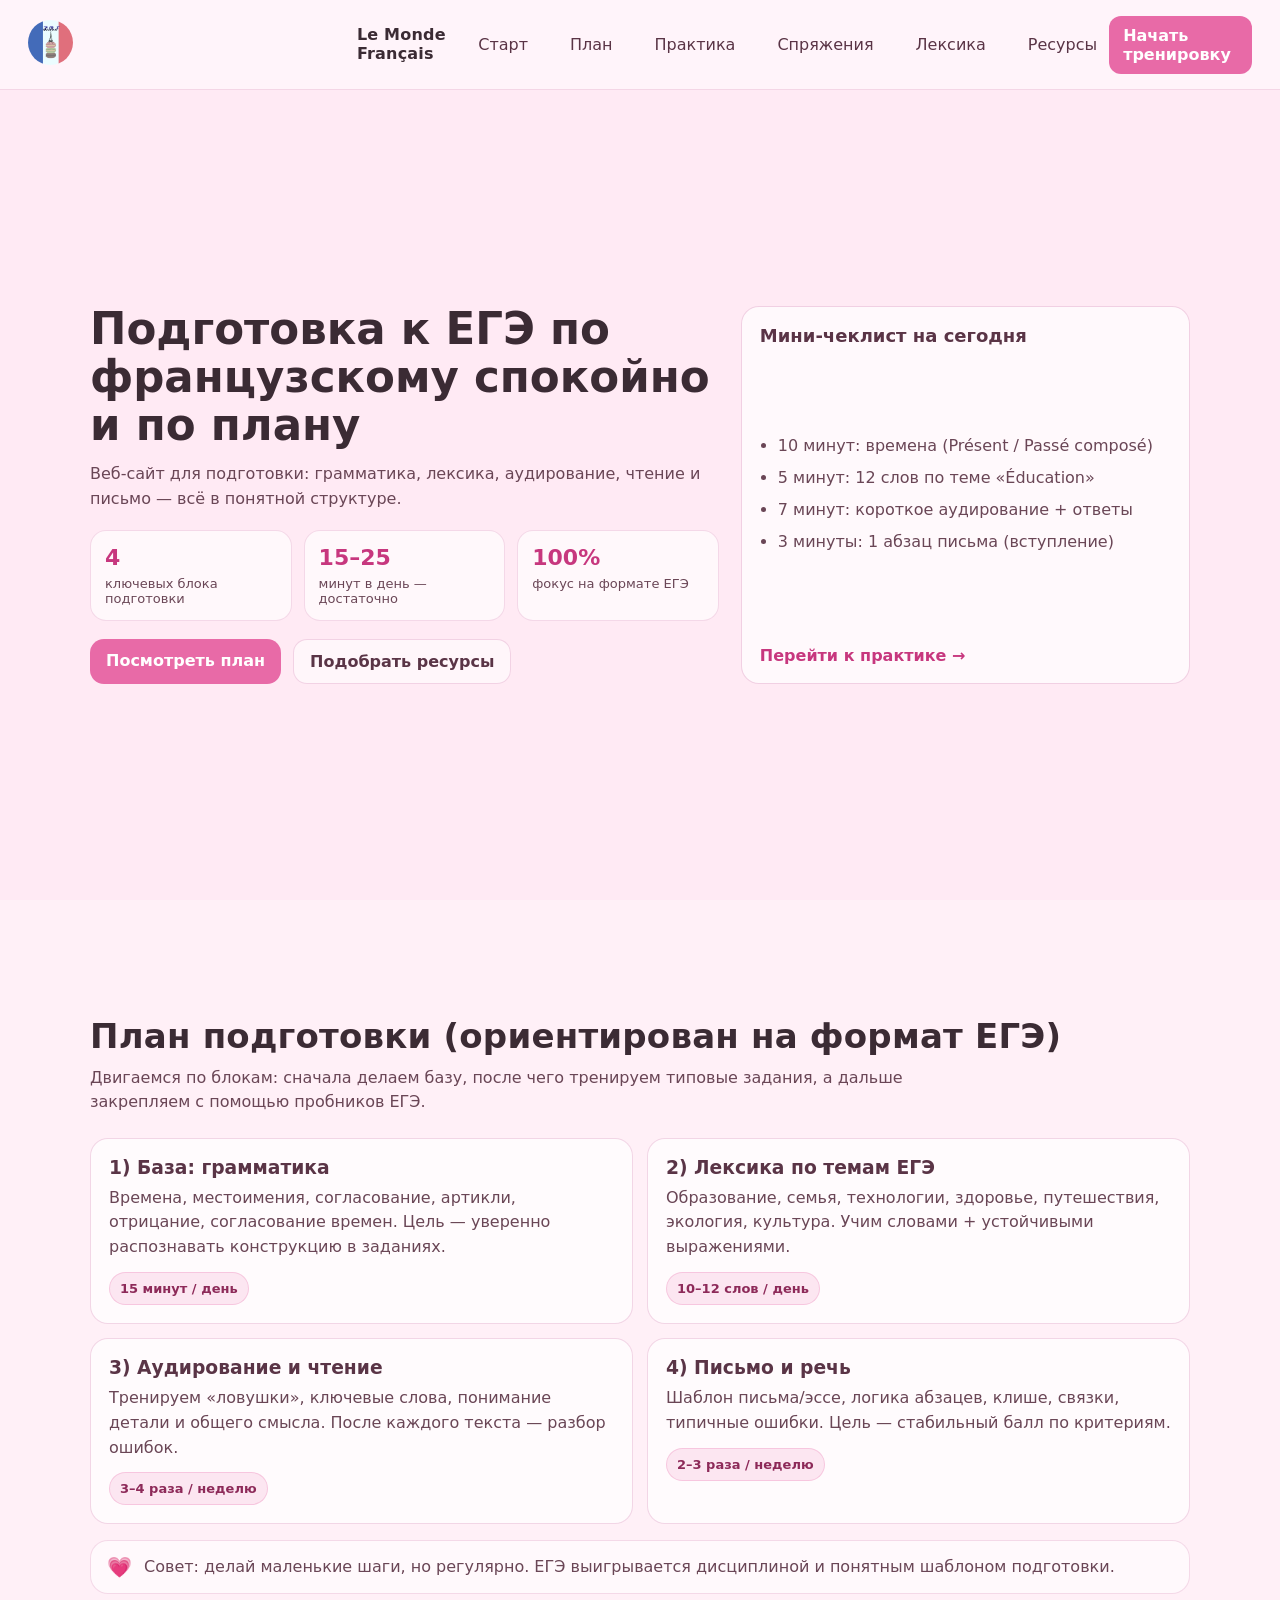
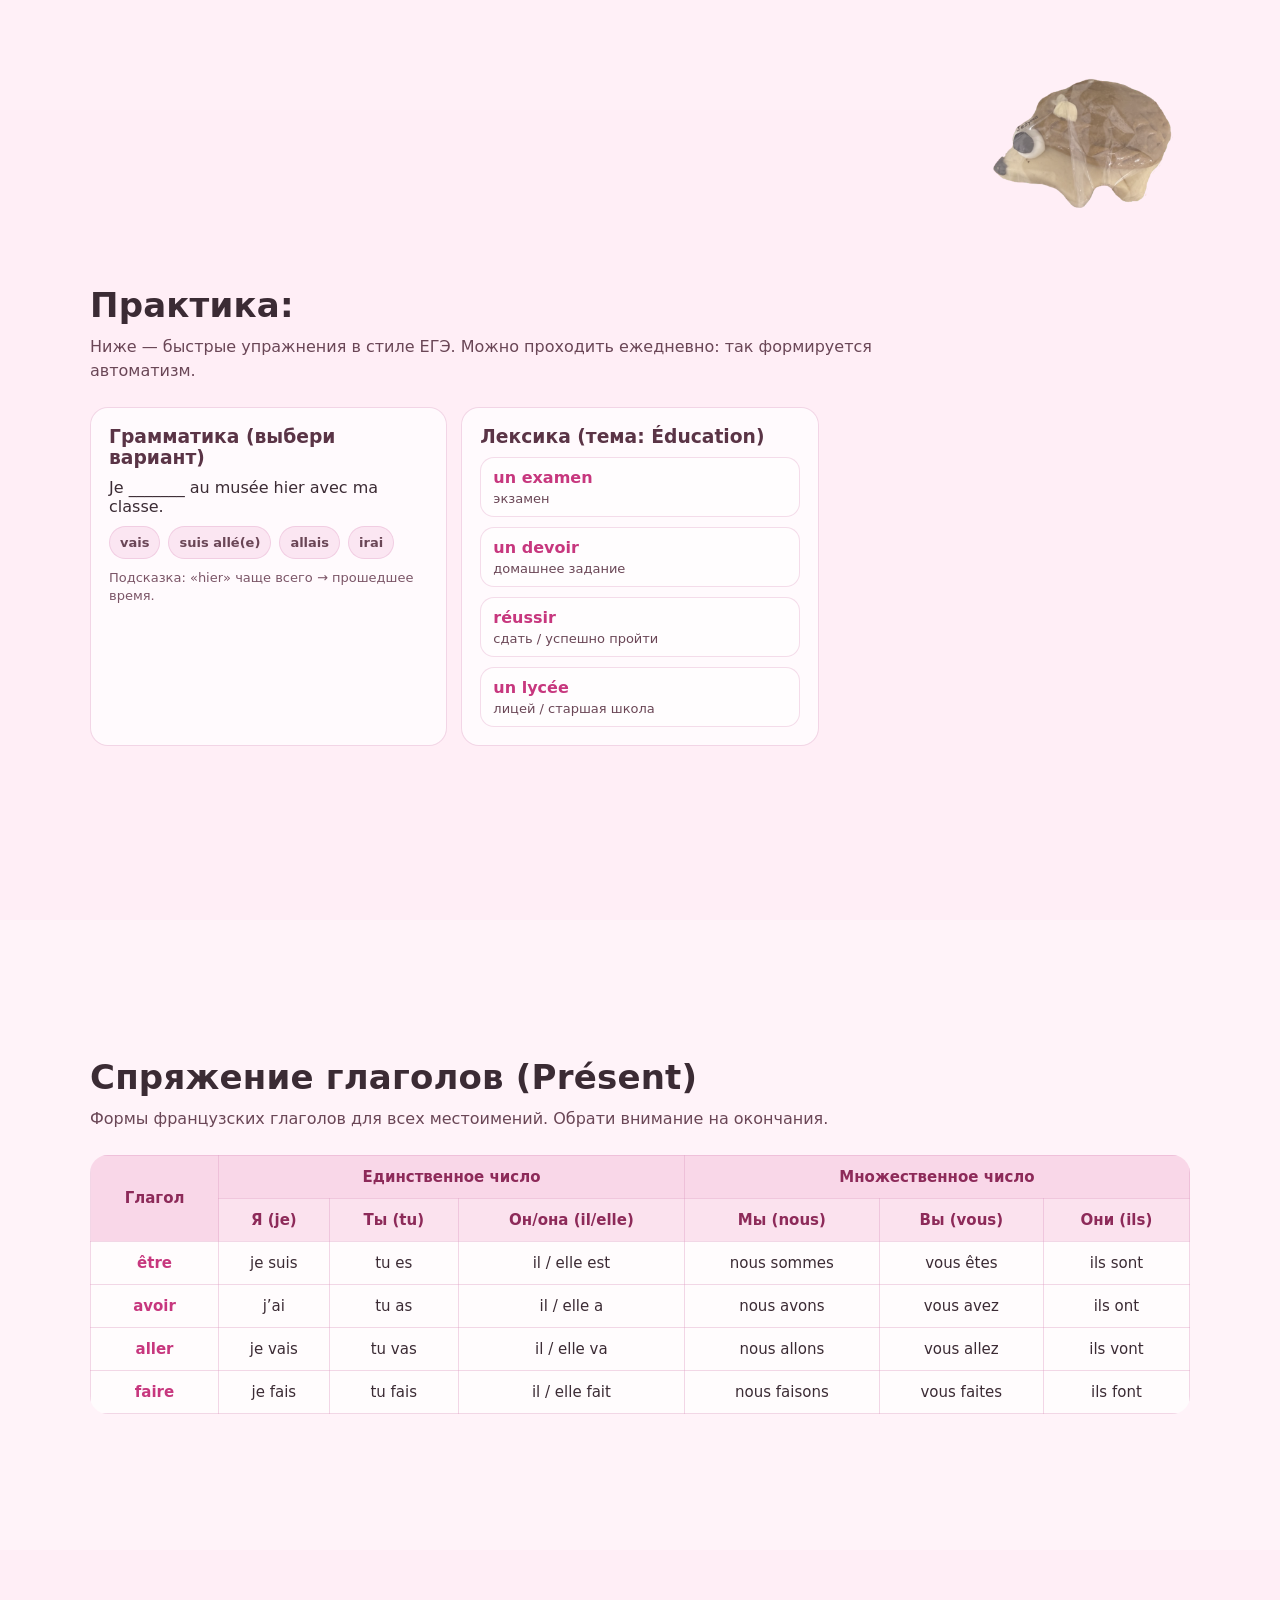
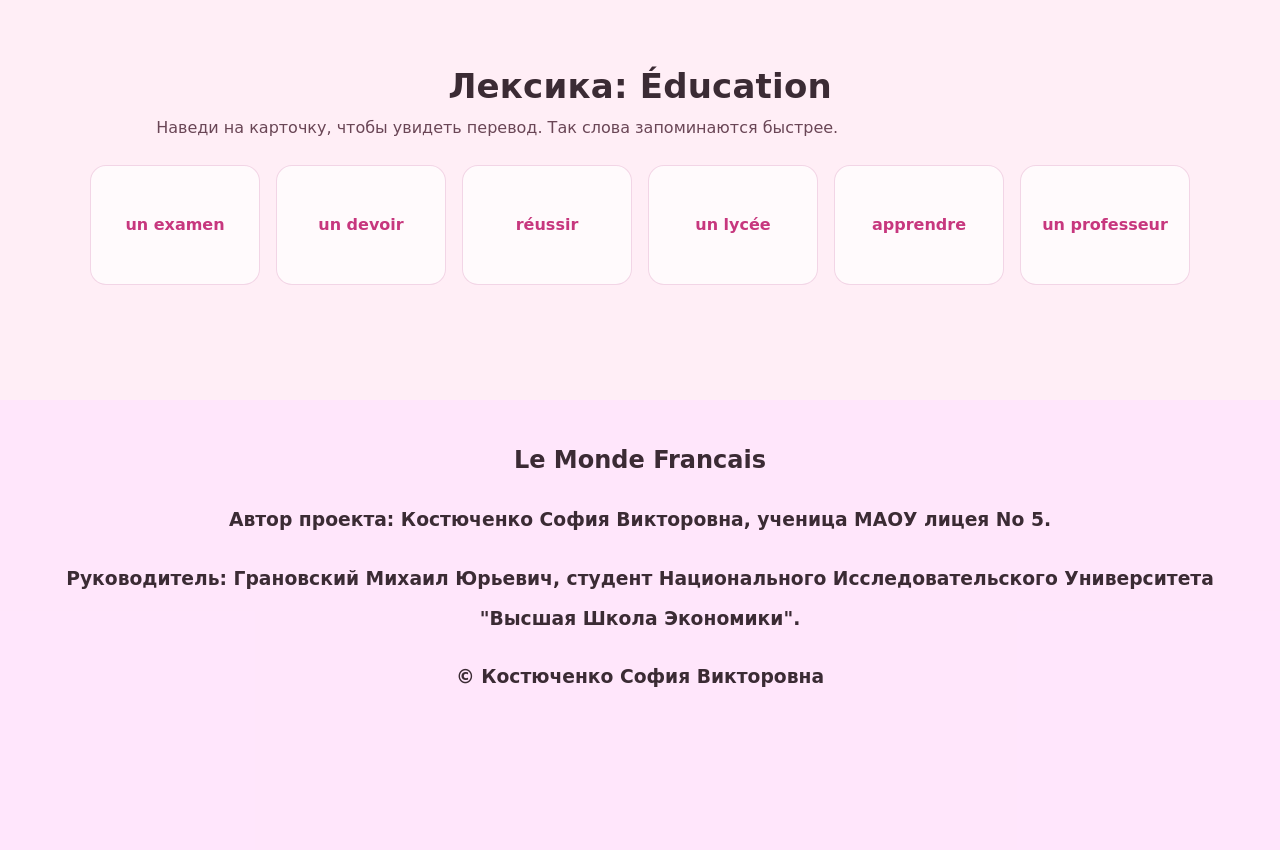
<file: index.html>
<!DOCTYPE html>
<html lang="ru">
<head>
  <meta charset="UTF-8" />
  <meta name="viewport" content="width=device-width, initial-scale=1.0" />
  <title>Le Monde Français</title>
  <link rel="shortcut icon" href="data/plg.ico" type="image/x-icon">
  <link rel="stylesheet" href="style.css" />
</head>
<body class="page">

  <header class="header" id="top">
    <nav class="nav">
      <div class="nav__brand">
        <span class="nav__logo"><img src="data/plg.png" alt=""></span>
        <span class="nav__title">Le Monde Français</span>
      </div>

      <ul class="nav__list">
        <li class="nav__item"><a class="nav__link" href="#section-1">Старт</a></li>
        <li class="nav__item"><a class="nav__link" href="#section-2">План</a></li>
        <li class="nav__item"><a class="nav__link" href="#section-3">Практика</a></li>
        <li class="nav__item"><a class="nav__link" href="#section-verbs">Спряжения</a></li>
        <li class="nav__item"><a class="nav__link" href="#section-vocab">Лексика</a></li>
        <li class="nav__item"><a class="nav__link" href="vars.html">Ресурсы</a></li>
      </ul>

      <a class="nav__cta" href="tests.html">Начать тренировку</a>
    </nav>
  </header>

  <main class="main">
    <section class="section section--hero" id="section-1">
      <div class="section__content">
        <div class="hero">
          <div class="hero__text">
            <h1 class="hero__title">Подготовка к ЕГЭ по французскому спокойно и по плану</h1>
            <p class="hero__subtitle">
              Веб-сайт для подготовки: грамматика, лексика, аудирование, чтение и письмо —
              всё в понятной структурe.
            </p>

            <div class="hero__stats">
              <div class="stat">
                <div class="stat__num">4</div>
                <div class="stat__label">ключевых блока подготовки</div>
              </div>
              <div class="stat">
                <div class="stat__num">15–25</div>
                <div class="stat__label">минут в день — достаточно</div>
              </div>
              <div class="stat">
                <div class="stat__num">100%</div>
                <div class="stat__label">фокус на формате ЕГЭ</div>
              </div>
            </div>

            <div class="hero__actions">
              <a class="btn btn--primary" href="#section-2">Посмотреть план</a>
              <a class="btn btn--ghost" href="#section-4">Подобрать ресурсы</a>
            </div>
          </div>

          <div class="hero__card">
            <h3 class="card__title">Мини-чеклист на сегодня</h3>
            <ul class="card__list">
              <li class="card__item">10 минут: времена (Présent / Passé composé)</li>
              <li class="card__item">5 минут: 12 слов по теме «Éducation»</li>
              <li class="card__item">7 минут: короткое аудирование + ответы</li>
              <li class="card__item">3 минуты: 1 абзац письма (вступление)</li>
            </ul>
            <a class="card__link" href="#section-3">Перейти к практике →</a>
          </div>
        </div>
      </div>
    </section>

    <section class="section section--plan" id="section-2">
      <img src="data/ezh.png" alt="" class="ezh">
      <div class="section__content">
        <h2 class="section__title">План подготовки (ориентирован на формат ЕГЭ)</h2>
        <p class="section__desc">
          Двигаемся по блокам: сначала делаем базу, после чего тренируем типовые задания, а дальше закрепляем с помощью пробников ЕГЭ.
        </p>

        <div class="grid">
          <article class="tile">
            <h3 class="tile__title">1) База: грамматика</h3>
            <p class="tile__text">
              Времена, местоимения, согласование, артикли, отрицание, согласование времен.
              Цель — уверенно распознавать конструкцию в заданиях.
            </p>
            <div class="tile__tag">15 минут / день</div>
          </article>

          <article class="tile">
            <h3 class="tile__title">2) Лексика по темам ЕГЭ</h3>
            <p class="tile__text">
              Образование, семья, технологии, здоровье, путешествия, экология, культура.
              Учим словами + устойчивыми выражениями.
            </p>
            <div class="tile__tag">10–12 слов / день</div>
          </article>

          <article class="tile">
            <h3 class="tile__title">3) Аудирование и чтение</h3>
            <p class="tile__text">
              Тренируем «ловушки», ключевые слова, понимание детали и общего смысла.
              После каждого текста — разбор ошибок.
            </p>
            <div class="tile__tag">3–4 раза / неделю</div>
          </article>

          <article class="tile">
            <h3 class="tile__title">4) Письмо и речь</h3>
            <p class="tile__text">
              Шаблон письма/эссе, логика абзацев, клише, связки, типичные ошибки.
              Цель — стабильный балл по критериям.
            </p>
            <div class="tile__tag">2–3 раза / неделю</div>
          </article>
        </div>

        <div class="note">
          <div class="note__icon">💗</div>
          <div class="note__text">
            Совет: делай маленькие шаги, но регулярно. ЕГЭ выигрывается дисциплиной и понятным шаблоном подготовки.
          </div>
        </div>
      </div>
    </section>

    <section class="section section--practice" id="section-3">
      <div class="section__content">
        <h2 class="section__title">Практика:</h2>
        <p class="section__desc">
          Ниже — быстрые упражнения в стиле ЕГЭ. Можно проходить ежедневно: так формируется автоматизм.
        </p>

        <div class="practice">
          <div class="practice__block">
            <h3 class="practice__title">Грамматика (выбери вариант)</h3>
            <div class="qa">
              <p class="qa__q">
                Je _______ au musée hier avec ma classe.
              </p>
              <div class="qa__options">
                <span class="pill">vais</span>
                <span class="pill">suis allé(e)</span>
                <span class="pill">allais</span>
                <span class="pill">irai</span>
              </div>
              <p class="qa__tip">Подсказка: «hier» чаще всего → прошедшее время.</p>
            </div>
          </div>

          <div class="practice__block">
            <h3 class="practice__title">Лексика (тема: Éducation)</h3>
            <div class="words">
              <div class="word">
                <div class="word__fr">un examen</div>
                <div class="word__ru">экзамен</div>
              </div>
              <div class="word">
                <div class="word__fr">un devoir</div>
                <div class="word__ru">домашнее задание</div>
              </div>
              <div class="word">
                <div class="word__fr">réussir</div>
                <div class="word__ru">сдать / успешно пройти</div>
              </div>
              <div class="word">
                <div class="word__fr">un lycée</div>
                <div class="word__ru">лицей / старшая школа</div>
              </div>
            </div>
          </div>

        
    </section>

<section class="section section--verbs" id="section-verbs">
  <div class="section__content">
    
    <h2 class="section__title">Спряжение глаголов (Présent)</h2>
    <p class="section__desc">
      Формы французских глаголов для всех местоимений. Обрати внимание на окончания.
    </p>

    <div class="verbs-table-wrapper">
      <table class="verb-table">
        <tr>
          <th rowspan="2">Глагол</th>
          <th colspan="3">Единственное число</th>
          <th colspan="3">Множественное число</th>
        </tr>
        <tr>
          <th>Я (je)</th>
          <th>Ты (tu)</th>
          <th>Он/она (il/elle)</th>
          <th>Мы (nous)</th>
          <th>Вы (vous)</th>
          <th>Они (ils)</th>
        </tr>
        <tr>
          <td>être</td>
          <td>je suis</td>
          <td>tu es</td>
          <td>il / elle est</td>
          <td>nous sommes</td>
          <td>vous êtes</td>
          <td>ils sont</td>
        </tr>
        <tr>
          <td>avoir</td>
          <td>j’ai</td>
          <td>tu as</td>
          <td>il / elle a</td>
          <td>nous avons</td>
          <td>vous avez</td>
          <td>ils ont</td>
        </tr>
        <tr>
          <td>aller</td>
          <td>je vais</td>
          <td>tu vas</td>
          <td>il / elle va</td>
          <td>nous allons</td>
          <td>vous allez</td>
          <td>ils vont</td>
        </tr>
        <tr>
          <td>faire</td>
          <td>je fais</td>
          <td>tu fais</td>
          <td>il / elle fait</td>
          <td>nous faisons</td>
          <td>vous faites</td>
          <td>ils font</td>
        </tr>

      </table>
    </div>

  </div>
</section>

<section class="section section--vocab" id="section-vocab">
  <div class="section__content">

    <h2 class="section__title">Лексика: Éducation</h2>
    <p class="section__desc">
      Наведи на карточку, чтобы увидеть перевод. Так слова запоминаются быстрее.
    </p>

    <div class="vocab-grid">

      <div class="flip-card">
        <div class="flip-card__inner">
          <div class="flip-card__front">un examen</div>
          <div class="flip-card__back">экзамен</div>
        </div>
      </div>

      <div class="flip-card">
        <div class="flip-card__inner">
          <div class="flip-card__front">un devoir</div>
          <div class="flip-card__back">домашнее задание</div>
        </div>
      </div>

      <div class="flip-card">
        <div class="flip-card__inner">
          <div class="flip-card__front">réussir</div>
          <div class="flip-card__back">сдать / добиться успеха</div>
        </div>
      </div>

      <div class="flip-card">
        <div class="flip-card__inner">
          <div class="flip-card__front">un lycée</div>
          <div class="flip-card__back">лицей / старшая школа</div>
        </div>
      </div>

      <div class="flip-card">
        <div class="flip-card__inner">
          <div class="flip-card__front">apprendre</div>
          <div class="flip-card__back">учить / изучать</div>
        </div>
      </div>

      <div class="flip-card">
        <div class="flip-card__inner">
          <div class="flip-card__front">un professeur</div>
          <div class="flip-card__back">учитель</div>
        </div>
      </div>

    </div>

  </div>
</section>

    <footer>
        <h2>Le Monde Francais</h2>
        <h3>Автор проекта: Костюченко София Викторовна, ученица МАОУ лицея No 5.</h3>
        <h3>Руководитель: Грановский Михаил Юрьевич, студент Национального Исследовательского Университета "Высшая Школа Экономики". </h3>
        <h3>© Костюченко София Викторовна </h3>
    </footer>
    
</body>
</html>
</file>
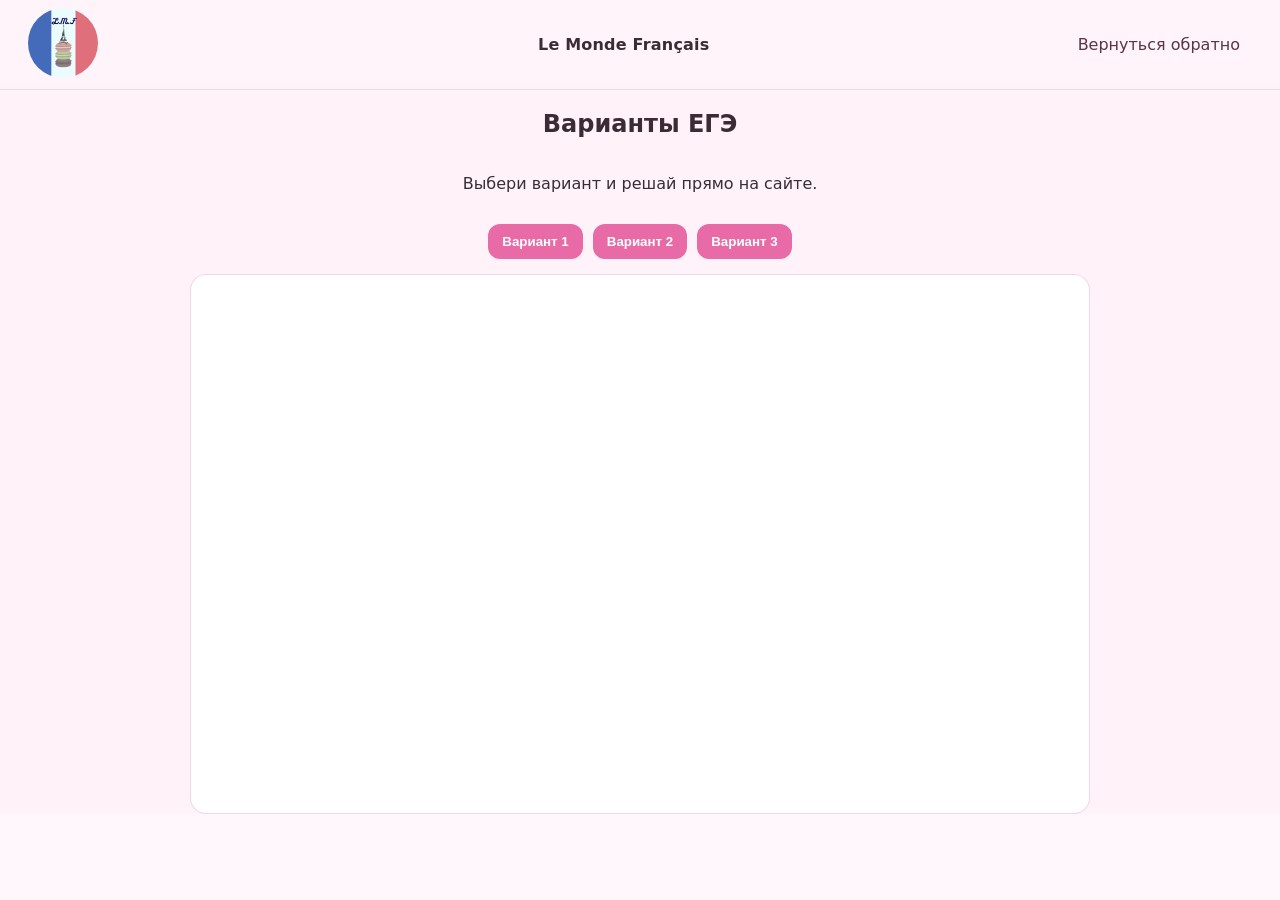
<file: vars.html>
<!DOCTYPE html>
<html lang="ru">
<head>
  <meta charset="UTF-8" />
  <meta name="viewport" content="width=device-width, initial-scale=1.0" />
  <title>Le Monde Français</title>
  <link rel="shortcut icon" href="data/plg.ico" type="image/x-icon">
  <link rel="stylesheet" href="stylevar.css" />
</head>
<body class="page">

  <header class="header" id="top">
    <nav class="nav">
      <div class="nav__brand">
        <span class="nav__logo"><img src="data/plg.png" alt=""></span>
        <span class="nav__title">Le Monde Français</span>
      </div>

      <ul class="nav__list">
        <li class="nav__item"><a class="nav__link" href="index.html">Вернуться обратно</a></li>
      </ul>
    </nav>
  </header>

  <section class="section section--pdf" id="section-pdf">

  <div class="section__content">

    <h2 class="section__title">Варианты ЕГЭ</h2>
    <p class="section__desc">
      Выбери вариант и решай прямо на сайте.
    </p>

    <div class="pdf-controls">
      <button onclick="loadPDF('data/var1.pdf')">Вариант 1</button>
      <button onclick="loadPDF('pdf/variant2.pdf')">Вариант 2</button>
      <button onclick="loadPDF('pdf/variant3.pdf')">Вариант 3</button>
    </div>

    <div class="pdf-viewer">
      <iframe id="pdf-frame" src="data/var1.pdf"></iframe>
    </div>

  </div>

</section>

<script>
  function loadPDF(file) {
    document.getElementById("pdf-frame").src = file;
  }
</script>
</file>
<file: style.css>
* {
  box-sizing: border-box;
}

html {
  scroll-behavior: smooth;
}

body.page {
  margin: 0;
  font-family: system-ui, -apple-system, "Segoe UI", Roboto, Arial, sans-serif;
  color: #3b2b34;
  background: #fff7fb;
}

.header {
  height: 10vh;
}

.nav {
  position: fixed;
  top: 0;
  left: 0;
  right: 0;
  height: 10vh;
  display: flex;
  align-items: center;
  justify-content: space-between;
  padding: 0 28px;
  background: rgba(255, 244, 250, 0.85);
  backdrop-filter: blur(10px);
  border-bottom: 1px solid rgba(223, 158, 196, 0.35);
  z-index: 10;
}

.nav__brand {
  display: flex;
  align-items: center;
  gap: 10px;
}

.nav__logo img {
  width: 14%;
  border-radius: 180px;
}

.nav__title {
  font-weight: 700;
  letter-spacing: 0.2px;
}

.nav__list {
  list-style: none;
  display: flex;
  gap: 18px;
  padding: 0;
  margin: 0;
}

.nav__item {
  margin: 0;
  padding: 0;
}

.nav__link {
  text-decoration: none;
  color: #5a3446;
  padding: 10px 12px;
  border-radius: 10px;
  transition: background 0.2s ease, transform 0.2s ease;
}

.nav__link:hover {
  background: rgba(240, 170, 210, 0.28);
  transform: translateY(-1px);
}

.nav__cta {
  text-decoration: none;
  color: #ffffff;
  background: #e86aa7;
  padding: 10px 14px;
  border-radius: 12px;
  font-weight: 700;
  transition: transform 0.2s ease, opacity 0.2s ease;
}

.nav__cta:hover {
  transform: translateY(-1px);
  opacity: 0.95;
}


.section {
  height: 90vh;
  display: flex;
  align-items: center;
}

.section__content {
  width: min(1100px, 92%);
  margin: 0 auto;
}

.section__title {
  margin: 0 0 10px 0;
  font-size: clamp(24px, 3vw, 34px);
  letter-spacing: 0.2px;
}

.section__desc {
  margin: 0 0 24px 0;
  color: #6a4656;
  max-width: 80ch;
  line-height: 1.5;
}

.section--hero {
  background: #ffeaf4;
}

.section--plan {
  background: #fff0f7;
}

.section--practice {
  background: #ffeef6;
}

.section--resources {
  background: #fff3f9;
}

.hero {
  display: grid;
  grid-template-columns: 1.4fr 1fr;
  gap: 22px;
  align-items: stretch;
}

.hero__title {
  margin: 0 0 12px 0;
  font-size: clamp(28px, 3.4vw, 44px);
  line-height: 1.1;
}

.hero__subtitle {
  margin: 0 0 18px 0;
  color: #6a4656;
  line-height: 1.55;
  max-width: 70ch;
}

.hero__stats {
  display: grid;
  grid-template-columns: repeat(3, 1fr);
  gap: 12px;
  margin: 16px 0 18px;
}

.stat {
  background: rgba(255, 255, 255, 0.65);
  border: 1px solid rgba(223, 158, 196, 0.35);
  border-radius: 16px;
  padding: 14px;
}

.stat__num {
  font-weight: 800;
  font-size: 22px;
  color: #c7377e;
}

.stat__label {
  margin-top: 6px;
  font-size: 13px;
  color: #6a4656;
}

.hero__actions {
  display: flex;
  gap: 12px;
  flex-wrap: wrap;
}

.btn {
  display: inline-block;
  text-decoration: none;
  padding: 12px 16px;
  border-radius: 14px;
  font-weight: 700;
  transition: transform 0.2s ease, opacity 0.2s ease;
}

.btn:hover {
  transform: translateY(-1px);
  opacity: 0.98;
}

.btn--primary {
  background: #e86aa7;
  color: #fff;
}

.btn--ghost {
  background: rgba(255, 255, 255, 0.55);
  color: #5a3446;
  border: 1px solid rgba(223, 158, 196, 0.4);
}

.hero__card {
  background: rgba(255, 255, 255, 0.72);
  border: 1px solid rgba(223, 158, 196, 0.45);
  border-radius: 18px;
  padding: 18px;
  display: flex;
  flex-direction: column;
  justify-content: space-between;
}

.card__title {
  margin: 0 0 10px 0;
  font-size: 18px;
  color: #5a3446;
}

.card__list {
  margin: 0;
  padding-left: 18px;
  color: #6a4656;
  line-height: 1.5;
}

.card__item {
  margin: 8px 0;
}

.card__link {
  margin-top: 14px;
  display: inline-block;
  text-decoration: none;
  font-weight: 700;
  color: #c7377e;
}

.grid {
  display: grid;
  grid-template-columns: repeat(2, 1fr);
  gap: 14px;
}

.tile {
  background: rgba(255, 255, 255, 0.7);
  border: 1px solid rgba(223, 158, 196, 0.4);
  border-radius: 18px;
  padding: 18px;
}

.tile__title {
  margin: 0 0 8px 0;
  color: #5a3446;
}

.tile__text {
  margin: 0 0 12px 0;
  color: #6a4656;
  line-height: 1.55;
}

.tile__tag {
  display: inline-block;
  padding: 8px 10px;
  border-radius: 999px;
  background: rgba(232, 106, 167, 0.14);
  border: 1px solid rgba(232, 106, 167, 0.25);
  color: #8d2a59;
  font-weight: 700;
  font-size: 13px;
}

.note {
  margin-top: 16px;
  display: flex;
  gap: 12px;
  align-items: center;
  padding: 14px 16px;
  background: rgba(255, 255, 255, 0.6);
  border: 1px solid rgba(223, 158, 196, 0.35);
  border-radius: 18px;
}

.note__icon {
  font-size: 20px;
}

.note__text {
  color: #6a4656;
  line-height: 1.5;
}

.practice {
  display: grid;
  grid-template-columns: repeat(3, 1fr);
  gap: 14px;
}

.practice__block {
  background: rgba(255, 255, 255, 0.72);
  border: 1px solid rgba(223, 158, 196, 0.4);
  border-radius: 18px;
  padding: 18px;
}

.practice__title {
  margin: 0 0 10px 0;
  color: #5a3446;
}

.qa__q {
  margin: 0 0 10px 0;
  font-size: 16px;
  color: #3b2b34;
}

.qa__options {
  display: flex;
  flex-wrap: wrap;
  gap: 8px;
  margin-bottom: 10px;
}

.pill {
  display: inline-block;
  padding: 8px 10px;
  border-radius: 999px;
  background: rgba(240, 170, 210, 0.25);
  border: 1px solid rgba(223, 158, 196, 0.35);
  color: #6a4656;
  font-weight: 700;
  font-size: 13px;
}

.qa__tip {
  margin: 0;
  color: #7b5567;
  font-size: 13px;
  line-height: 1.4;
}

.words {
  display: grid;
  grid-template-columns: 1fr;
  gap: 10px;
}

.word {
  padding: 10px 12px;
  border-radius: 14px;
  background: rgba(255, 255, 255, 0.6);
  border: 1px solid rgba(223, 158, 196, 0.35);
}

.word__fr {
  font-weight: 800;
  color: #c7377e;
}

.word__ru {
  margin-top: 4px;
  color: #6a4656;
  font-size: 13px;
}

.template {
  padding: 12px 12px;
  border-radius: 14px;
  background: rgba(255, 255, 255, 0.6);
  border: 1px solid rgba(223, 158, 196, 0.35);
}

.template__line {
  margin: 0 0 8px 0;
  color: #5a3446;
  line-height: 1.45;
}

.template__hint {
  margin: 10px 0 0 0;
  color: #7b5567;
  font-size: 13px;
  line-height: 1.4;
}

.actions {
  margin-top: 16px;
  display: flex;
  gap: 12px;
  flex-wrap: wrap;
}

.columns {
  display: grid;
  grid-template-columns: 1fr 1fr;
  gap: 14px;
}

.panel {
  background: rgba(255, 255, 255, 0.72);
  border: 1px solid rgba(223, 158, 196, 0.4);
  border-radius: 18px;
  padding: 18px;
}

.panel__title {
  margin: 0 0 10px 0;
  color: #5a3446;
}

.panel__list {
  margin: 0;
  padding-left: 18px;
  color: #6a4656;
  line-height: 1.55;
}

.panel__item {
  margin: 8px 0;
}

.footer {
  margin-top: 18px;
  display: flex;
  align-items: center;
  justify-content: space-between;
  gap: 12px;
  padding: 14px 16px;
  background: rgba(255, 255, 255, 0.6);
  border: 1px solid rgba(223, 158, 196, 0.35);
  border-radius: 18px;
}

.footer__text {
  color: #6a4656;
}

.footer__strong {
  color: #c7377e;
}

.footer__link {
  text-decoration: none;
  font-weight: 800;
  color: #c7377e;
}

.ezh{
  position: absolute;
  width: 20%;
  right: 5vw;
  top: 180vh;
  transition: 1s;
  opacity: 0.7;
}

.ezh:hover{
  transform: scale(1.2);
  opacity: 1;
}

footer
{
    width: 100%;
    height: 50vh;
    padding: 20px;
    background-color: #ffdcfc9f;
    line-height: 40px;
    text-align: center;
}

.section--verbs {
  background: #fff3f9;
  height: 70vh;
}

.verbs-table-wrapper {
  overflow-x: auto;
  margin-top: 20px;
}

.verb-table {
  width: 100%;
  border-collapse: collapse;
  font-size: 15px;
  background: rgba(255, 255, 255, 0.75);
  border-radius: 18px;
  overflow: hidden;
}

.verb-table th,
.verb-table td {
  padding: 12px;
  text-align: center;
  border: 1px solid rgba(223, 158, 196, 0.4);
}

.verb-table th {
  background: rgba(232, 106, 167, 0.25);
  color: #8d2a59;
  font-weight: 700;
}

.verb-table td:first-child {
  font-weight: 700;
  color: #c7377e;
}

.verb-table tr:hover {
  background: rgba(240, 170, 210, 0.2);
}

.verb-table tr:nth-child(2) th {
  background: rgba(232, 106, 167, 0.18);
}

.section--vocab {
  background: #ffeef6;
  text-align: center;
  height: 50vh;
}

.vocab-grid {
  margin-top: 25px;
  display: grid;
  grid-template-columns: repeat(auto-fit, minmax(160px, 1fr));
  gap: 16px;
}

.flip-card {
  perspective: 1000px;
}

.flip-card__inner {
  position: relative;
  width: 100%;
  height: 120px;
  transition: transform 0.6s;
  transform-style: preserve-3d;
}

.flip-card:hover .flip-card__inner {
  transform: rotateY(180deg);
}

.flip-card__front,
.flip-card__back {
  position: absolute;
  width: 100%;
  height: 100%;
  border-radius: 16px;
  display: flex;
  align-items: center;
  justify-content: center;
  font-weight: 700;
  backface-visibility: hidden;
  border: 1px solid rgba(223, 158, 196, 0.4);
}

.flip-card__front {
  background: rgba(255, 255, 255, 0.7);
  color: #c7377e;
}

.flip-card__back {
  background: rgba(232, 106, 167, 0.25);
  color: #5a3446;
  transform: rotateY(180deg);
}

@media (max-width: 980px) {
  .hero {
    grid-template-columns: 1fr;
  }

  .hero__stats {
    grid-template-columns: 1fr;
  }

  .grid {
    grid-template-columns: 1fr;
  }

  .practice {
    grid-template-columns: 1fr;
  }

  .columns {
    grid-template-columns: 1fr;
  }

  .nav__list {
    display: none;
  }
}
</file>
<file: stylevar.css>
* {
  box-sizing: border-box;
}

html {
  scroll-behavior: smooth;
}

body.page {
  margin: 0;
  font-family: system-ui, -apple-system, "Segoe UI", Roboto, Arial, sans-serif;
  color: #3b2b34;
  background: #fff7fb;
}

.header {
  height: 10vh;
}

.nav {
  position: fixed;
  top: 0;
  left: 0;
  right: 0;
  height: 10vh;
  display: flex;
  align-items: center;
  justify-content: space-between;
  padding: 0 28px;
  background: rgba(255, 244, 250, 0.85);
  backdrop-filter: blur(10px);
  border-bottom: 1px solid rgba(223, 158, 196, 0.35);
  z-index: 10;
}

.nav__brand {
  display: flex;
  align-items: center;
  gap: 10px;
}

.nav__logo img {
  width: 14%;
  border-radius: 180px;
}

.nav__title {
  font-weight: 700;
  letter-spacing: 0.2px;
}

.nav__list {
  list-style: none;
  display: flex;
  gap: 18px;
  padding: 0;
  margin: 0;
}

.nav__item {
  margin: 0;
  padding: 0;
}

.nav__link {
  text-decoration: none;
  color: #5a3446;
  padding: 10px 12px;
  border-radius: 10px;
  transition: background 0.2s ease, transform 0.2s ease;
}

.nav__link:hover {
  background: rgba(240, 170, 210, 0.28);
  transform: translateY(-1px);
}

.nav__cta {
  text-decoration: none;
  color: #ffffff;
  background: #e86aa7;
  padding: 10px 14px;
  border-radius: 12px;
  font-weight: 700;
  transition: transform 0.2s ease, opacity 0.2s ease;
}

.nav__cta:hover {
  transform: translateY(-1px);
  opacity: 0.95;
}

.section--pdf {
  background: #fff3f9;
}
.pdf-controls {
  display: flex;
  gap: 10px;
  margin: 15px 0;
  flex-wrap: wrap;
}

.pdf-controls button {
  padding: 10px 14px;
  border: none;
  border-radius: 12px;
  background: #e86aa7;
  color: white;
  font-weight: 700;
  cursor: pointer;
  transition: 0.2s;
}

.pdf-controls button:hover {
  transform: translateY(-2px);
  opacity: 0.9;
}
.pdf-viewer {
  height: 60vh;
  background: white;
  border-radius: 16px;
  overflow: hidden;
  border: 1px solid rgba(223, 158, 196, 0.4);
}

.pdf-viewer iframe {
  width: 100%;
  height: 100%;
  border: none;
}

.section--pdf .section__content {
  display: flex;
  flex-direction: column;
  align-items: center;
  text-align: center;
}

.pdf-controls {
  justify-content: center;
}
.pdf-viewer {
  width: 100%;
  max-width: 900px;
}
</file>
